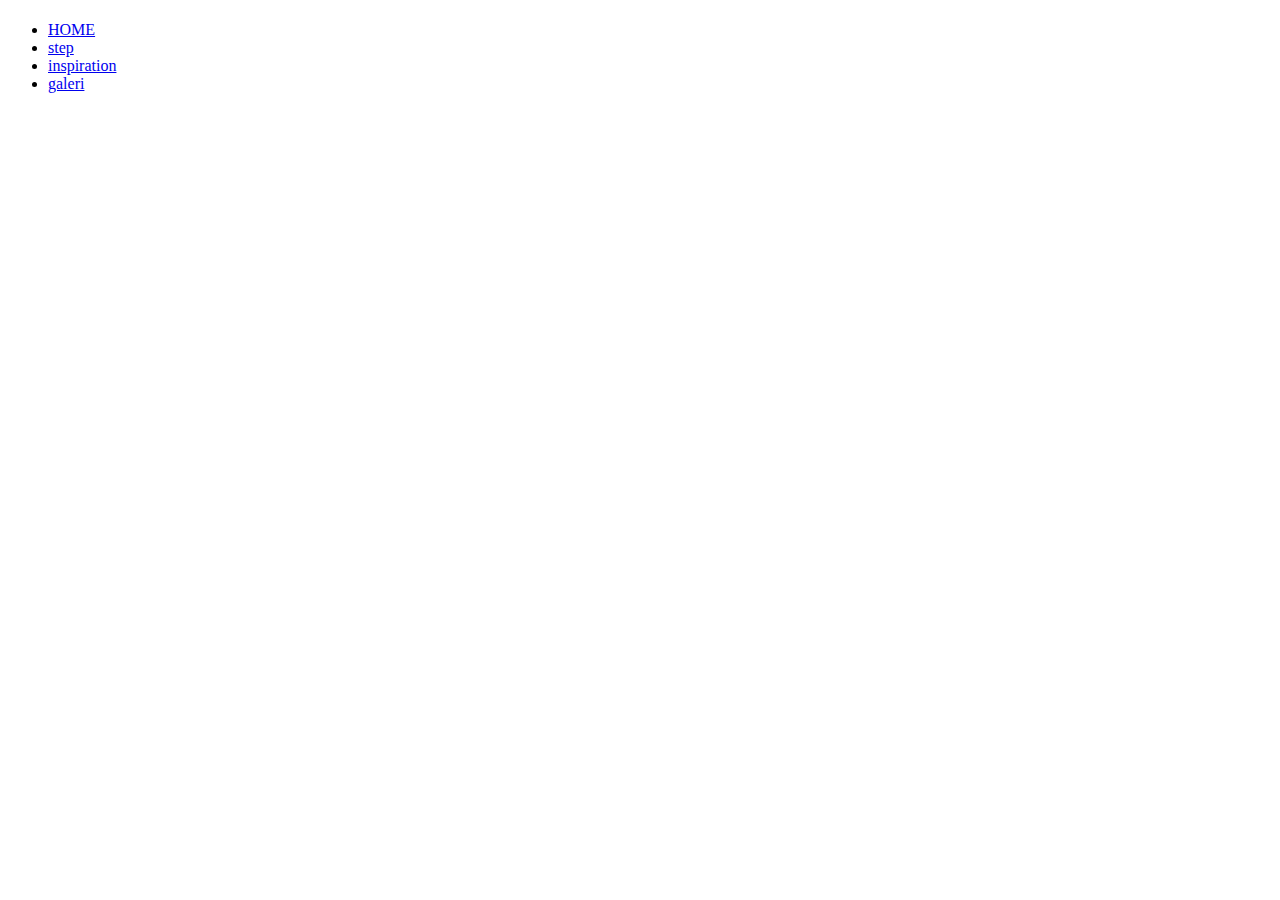
<file: ASSIGNMENT WEBDESIGN/index.html>
<!DOCTYPE html>
<html lang="en">
<head>
	<meta charset="UTF-8">
	<title></title>
</head>
<body>
	<h1></h1>
	<ul>
		<li><a href="HOME.html">HOME</a></li>
		<li><a href="step.html">step</a></li>
		<li><a href="inspiration.html">inspiration</a></li>
		<li><a href="galeri.html">galeri</a></li>
	</ul>
</body>
</html>
</file>
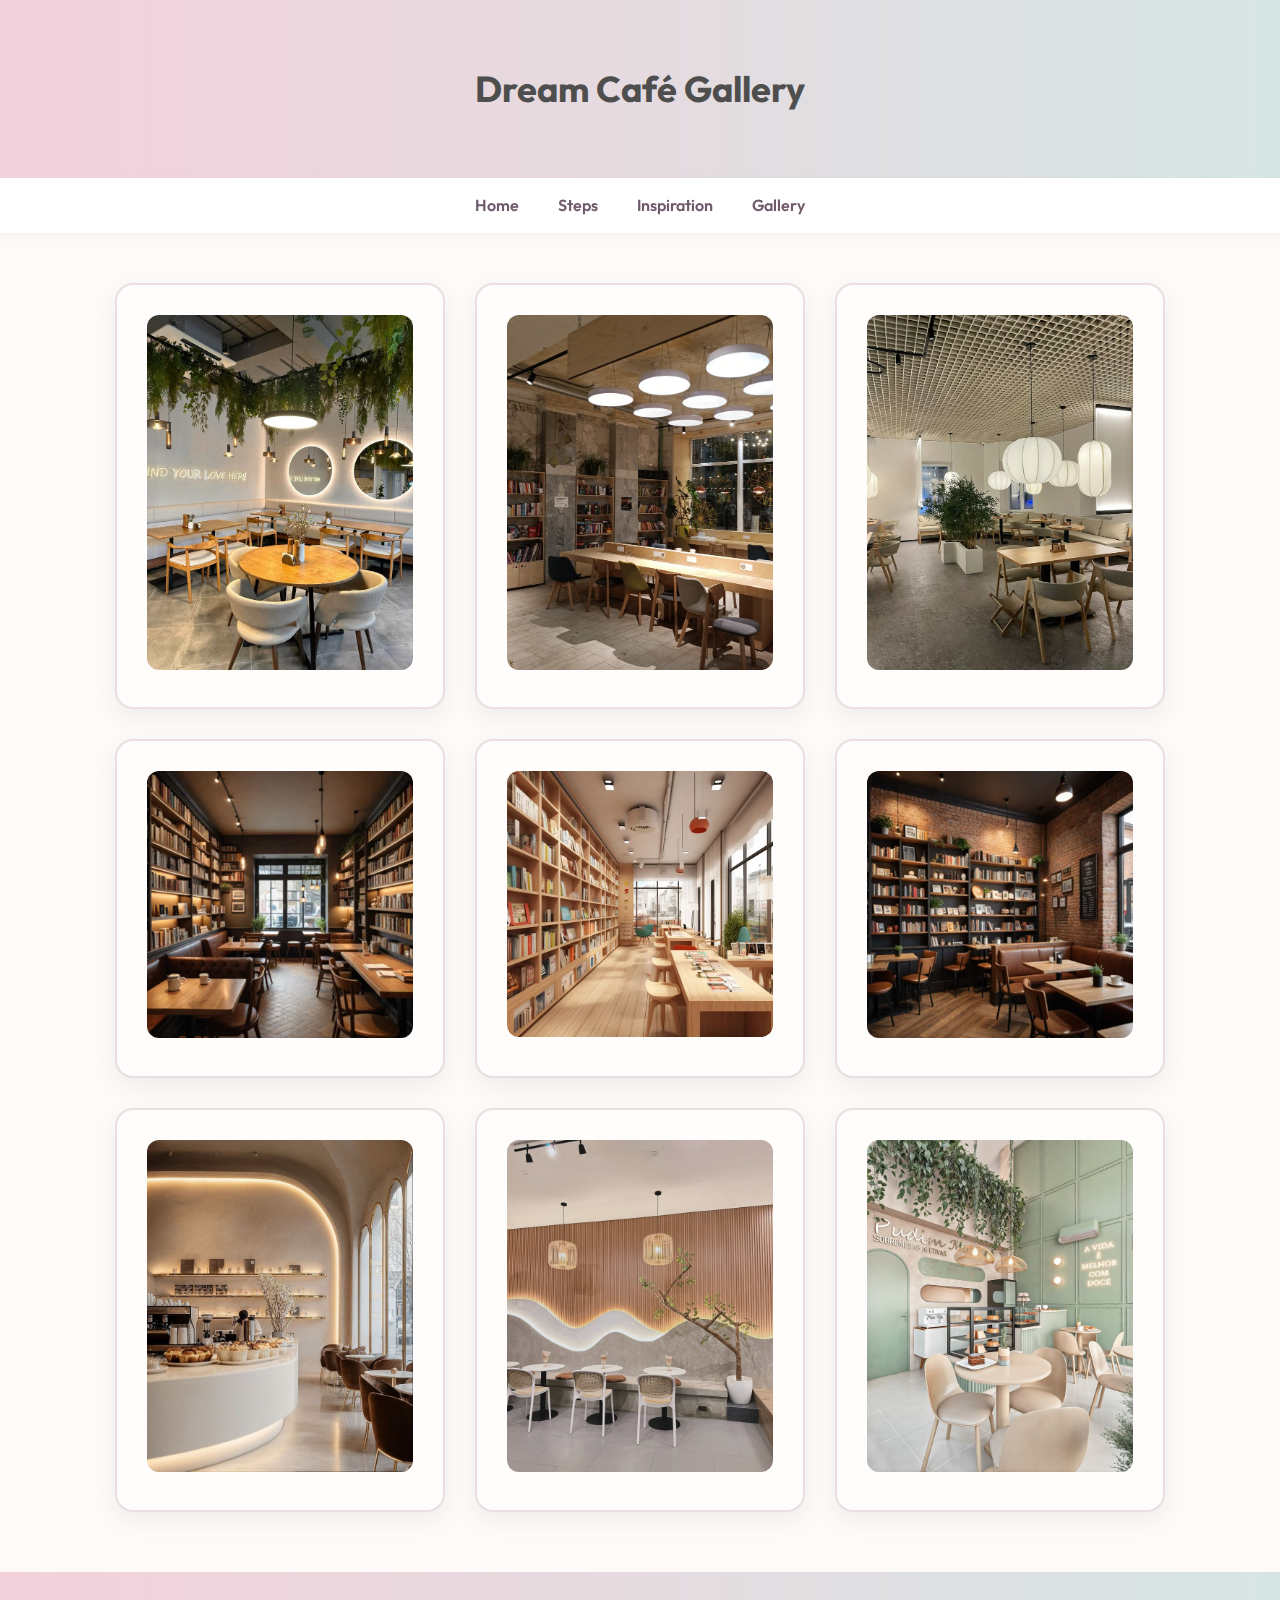
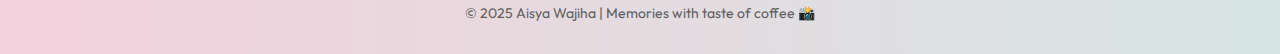
<file: ASSIGNMENT WEBDESIGN/galeri.html>
<!DOCTYPE html>
<html lang="en">
<head>
  <meta charset="UTF-8">
  <title>Gallery | Dream Café</title>
  <link rel="stylesheet" href="cafestyle.css">
</head>
<body>
  <header>
    <h1>Dream Café Gallery</h1>
  </header>

  <nav>
    <a href="HOME.html">Home</a>
    <a href="step.html">Steps</a>
    <a href="inspiration.html">Inspiration</a>
    <a href="galeri.html">Gallery</a>
  </nav>

  <div class="container">
    <div class="home-section">
      <div class="home-card">
        <img src="galeri1.jpg" alt="Gallery image 1" style="width:100%; border-radius:12px;">
      </div>
      <div class="home-card">
        <img src="galeri8.jpg" alt="Gallery image 2" style="width:100%; border-radius:12px;">
      </div>
      <div class="home-card">
        <img src="galeri11.jpg" alt="Gallery image 3" style="width:100%; border-radius:12px;">
      </div>
	  <div class="home-card">
        <img src="galeri15.jpg" alt="Gallery image 4" style="width:100%; border-radius:12px;">
      </div>
	  <div class="home-card">
        <img src="galeri12.jpg" alt="Gallery image 5" style="width:100%; border-radius:12px;">
      </div>
	  <div class="home-card">
        <img src="galeri14.jpg" alt="Gallery image 6" style="width:100%; border-radius:12px;">
      </div>
	  <div class="home-card">
        <img src="galeri6.jpg" alt="Gallery image 7" style="width:100%; border-radius:12px;">
      </div>
	  <div class="home-card">
        <img src="galeri20.jpg" alt="Gallery image 8" style="width:100%; border-radius:12px;">
      </div>
	  <div class="home-card">
        <img src="galeri3.jpg" alt="Gallery image 9" style="width:100%; border-radius:12px;">
      </div>
    </div>
  </div>

  <footer>
    © 2025 Aisya Wajiha | Memories with taste of coffee 📸
  </footer>
</body>
</html>
</file>
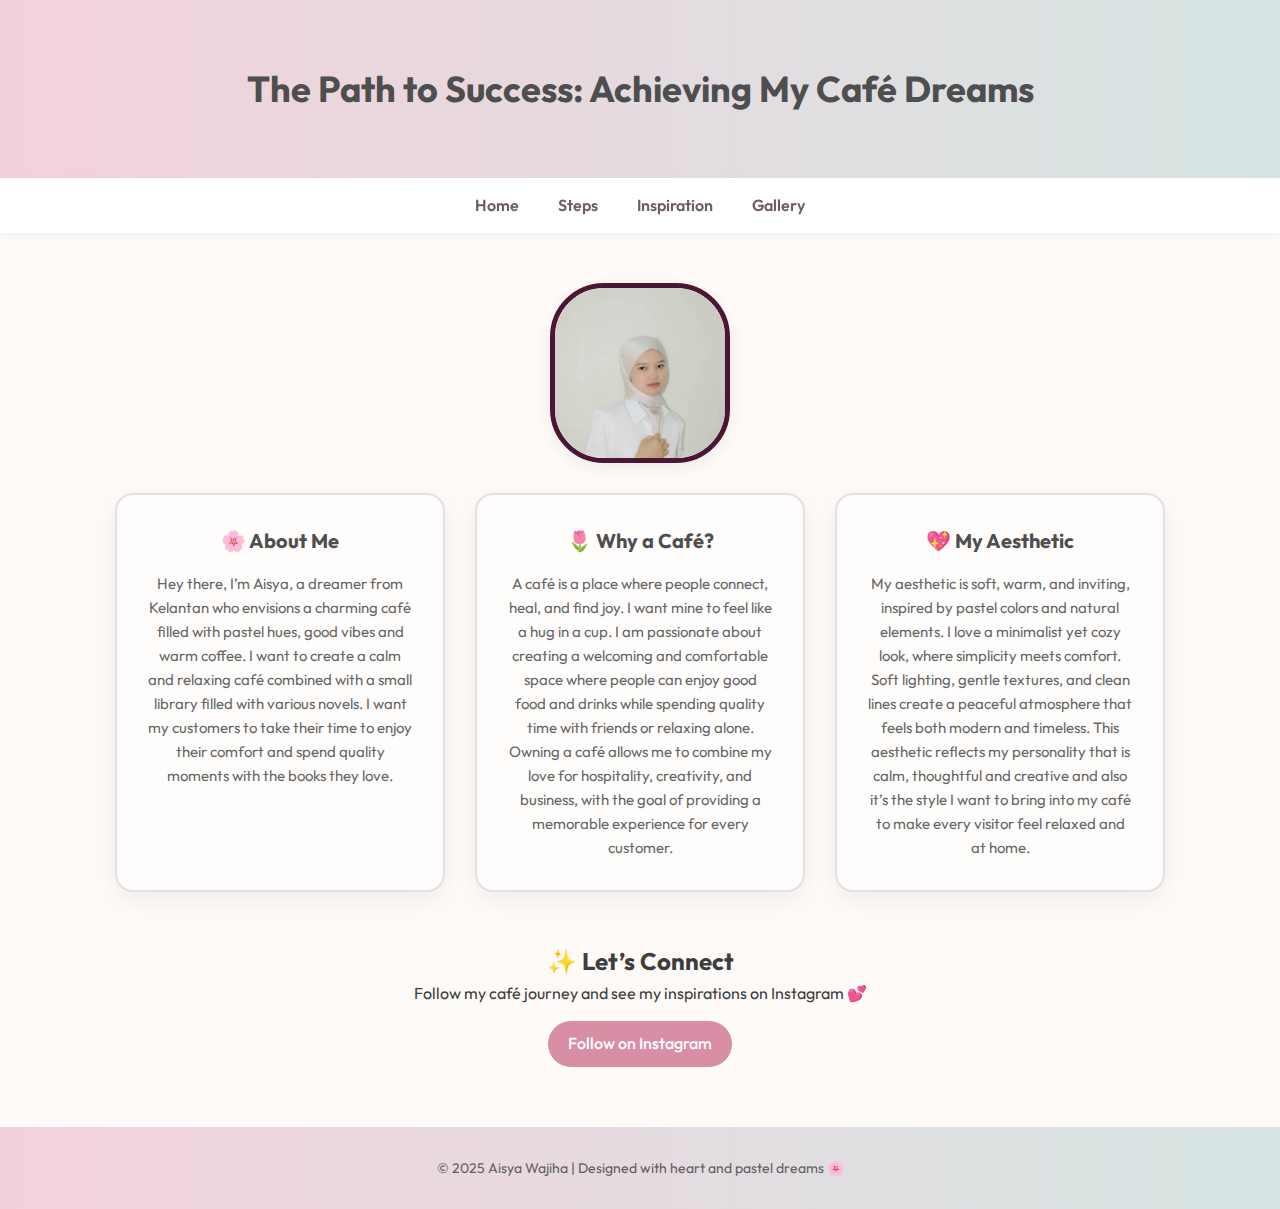
<file: ASSIGNMENT WEBDESIGN/HOME.html>
<!DOCTYPE html>
<html lang="en">
<head>
  <meta charset="UTF-8">
  <title>Home | Dream Café</title>
  <link rel="stylesheet" href="cafestyle.css">
  <link href="https://fonts.googleapis.com/css2?family=Outfit:wght@400;600;700&display=swap" rel="stylesheet">
</head>
<body>
  <header>
    <h1>The Path to Success: Achieving My Café Dreams</h1>
  </header>

  <nav>
    <a href="HOME.html">Home</a>
    <a href="step.html">Steps</a>
    <a href="inspiration.html">Inspiration</a>
    <a href="galeri.html">Gallery</a>
  </nav>

  <div class="container">
    <img src="css.jpeg" alt="Aisya Wajiha" class="profile">

    <div class="home-section">
      <div class="home-card">
        <h3>🌸 About Me</h3>
        <p>Hey there, I’m Aisya, a dreamer from Kelantan who envisions a charming café filled with pastel hues, good vibes and warm coffee. I want to create a calm and relaxing café combined with a small library filled with various novels. I want my customers to take their time to enjoy their comfort and spend quality moments with the books they love.
</p>
      </div>

      <div class="home-card">
        <h3>🌷 Why a Café?</h3>
        <p>A café is a place where people connect, heal, and find joy. I want mine to feel like a hug in a cup. I am passionate about creating a welcoming and comfortable space where people can enjoy good food and drinks while spending quality time with friends or relaxing alone. Owning a café allows me to combine my love for hospitality, creativity, and business, with the goal of providing a memorable experience for every customer.</☕</p>
      </div>

      <div class="home-card">
        <h3>💖 My Aesthetic</h3>
        <p>My aesthetic is soft, warm, and inviting, inspired by pastel colors and natural elements. I love a minimalist yet cozy look, where simplicity meets comfort. Soft lighting, gentle textures, and clean lines create a peaceful atmosphere that feels both modern and timeless. This aesthetic reflects my personality that is calm, thoughtful and creative and also it’s the style I want to bring into my café to make every visitor feel relaxed and at home.</p>
      </div>
    </div>
  </div>

  <section class="connect-section">
    <h2>✨ Let’s Connect</h2>
    <p>Follow my café journey and see my inspirations on Instagram 💕</p>
	<div class="connect-section">
  <a href="https://www.instagram.com/wjhaisya/" target="_blank" class="btn">Follow on Instagram</a>
</div>
  </section>

  <footer>
    © 2025 Aisya Wajiha | Designed with heart and pastel dreams 🌸
  </footer>
</body>
</html>
</file>
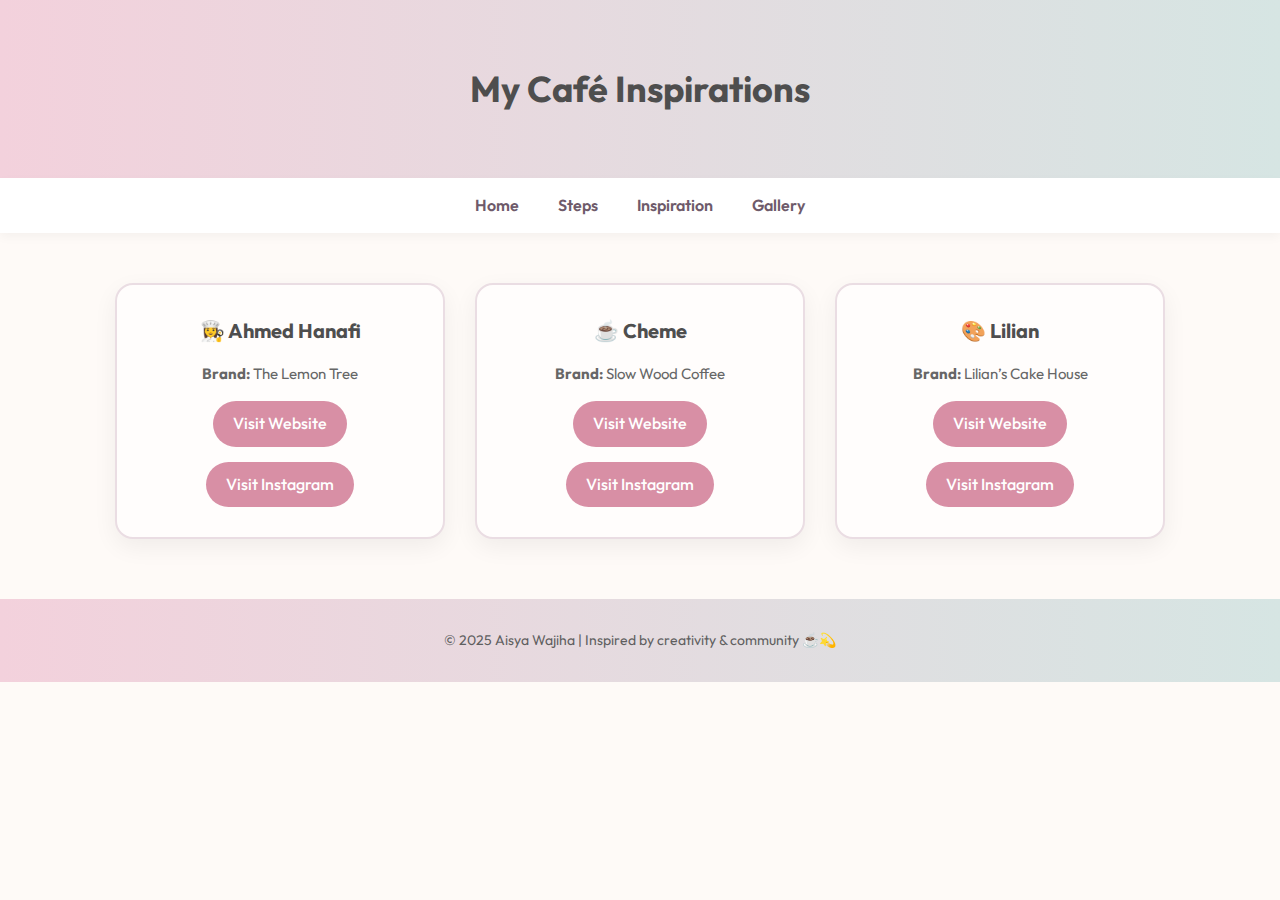
<file: ASSIGNMENT WEBDESIGN/inspiration.html>
<!DOCTYPE html>
<html lang="en">
<head>
  <meta charset="UTF-8">
  <title>Inspiration | Dream Café</title>
  <link rel="stylesheet" href="cafestyle.css">
</head>
<body>
  <header>
    <h1>My Café Inspirations</h1>
  </header>

  <nav>
    <a href="HOME.html">Home</a>
    <a href="step.html">Steps</a>
    <a href="inspiration.html">Inspiration</a>
    <a href="galeri.html">Gallery</a>
  </nav>

  <div class="container">
    <div class="home-section">
      <div class="home-card">
        <h3>👩‍🍳 Ahmed Hanafi</h3>
        <p><strong>Brand:</strong> The Lemon Tree</p>
        <a href="https://orderthelemontree.oddle.me/en_MY/" target="_blank" class="btn">Visit Website</a>
		<a href="https://www.instagram.com/thelemontree.my/?hl=en" target="_blank" class="btn">Visit Instagram</a>
      </div>

      <div class="home-card">
        <h3>☕ Cheme</h3>
        <p><strong>Brand:</strong> Slow Wood Coffee</p>
        <a href="https://reservation.umai.io/en/widget/fly-me-to-kl" target="_blank" class="btn">Visit Website</a>
		<a href="https://www.instagram.com/slowwood.coffee/" target="_blank" class="btn">Visit Instagram</a>
      </div>

      <div class="home-card">
        <h3>🎨 Lilian</h3>
        <p><strong>Brand:</strong> Lilian’s Cake House</p>
        <a href="https://www.lilianscakehouse.com/" target="_blank" class="btn">Visit Website</a>
		<a href="https://www.instagram.com/lilianscakehouse/" target="_blank" class="btn">Visit Instagram</a>

      </div>
    </div>
  </div>

  <footer>
    © 2025 Aisya Wajiha | Inspired by creativity & community ☕💫
  </footer>
</body>
</html>
</file>
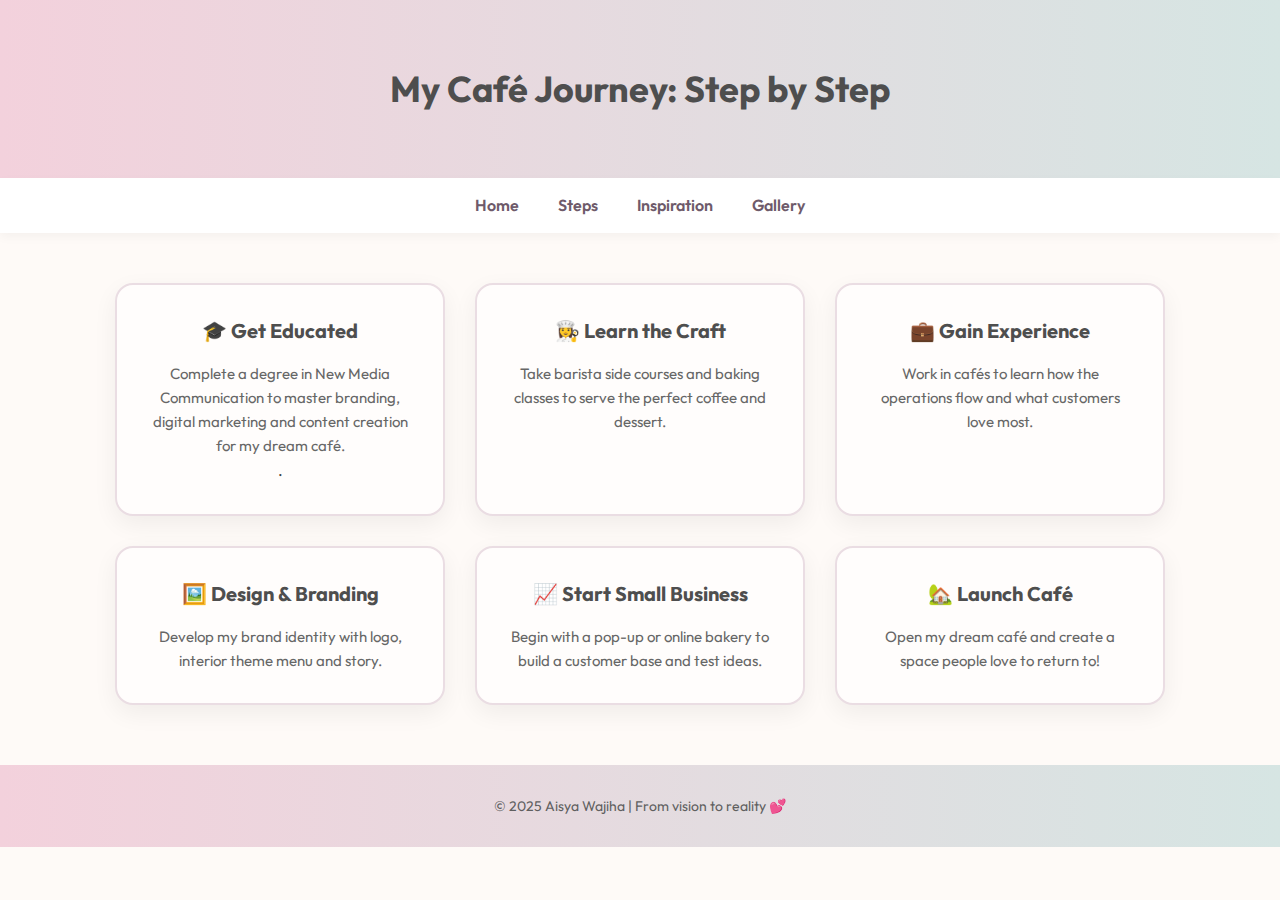
<file: ASSIGNMENT WEBDESIGN/step.html>
<!DOCTYPE html>
<html lang="en">
<head>
  <meta charset="UTF-8">
  <title>Steps | Dream Café</title>
  <link rel="stylesheet" href="cafestyle.css">
</head>
<body>
  <header>
    <h1>My Café Journey: Step by Step</h1>
  </header>

  <nav>
    <a href="HOME.html">Home</a>
    <a href="step.html">Steps</a>
    <a href="inspiration.html">Inspiration</a>
    <a href="galeri.html">Gallery</a>
  </nav>

  <div class="container">
    <div class="home-section">
      <div class="home-card">
        <h3>🎓 Get Educated</h3>
        <p>Complete a degree in New Media Communication to master branding, digital marketing and content creation for my dream café.</p>
.</p>
      </div>

      <div class="home-card">
        <h3>👩‍🍳 Learn the Craft</h3>
        <p>Take barista side courses and baking classes to serve the perfect coffee and dessert.</p>
      </div>

      <div class="home-card">
        <h3>💼 Gain Experience</h3>
        <p>Work in cafés to learn how the operations flow and what customers love most.</p>
      </div>

      <div class="home-card">
        <h3>🖼️ Design & Branding</h3>
        <p>Develop my brand identity with logo, interior theme menu and story.</p>
      </div>

      <div class="home-card">
        <h3>📈 Start Small Business</h3>
        <p>Begin with a pop-up or online bakery to build a customer base and test ideas.</p>
      </div>

      <div class="home-card">
        <h3>🏡 Launch Café</h3>
        <p>Open my dream café and create a space people love to return to!</p>
      </div>
    </div>
  </div>

  <footer>
    © 2025 Aisya Wajiha | From vision to reality 💕
  </footer>
</body>
</html>
</file>
<file: ASSIGNMENT WEBDESIGN/cafestyle.css>
@import url('https://fonts.googleapis.com/css2?family=Outfit:wght@400;600;700&display=swap');

* {
  box-sizing: border-box;
  margin: 0;
  padding: 0;
}

body {
  font-family: 'Outfit', sans-serif;
  background-color: #fefaf7;
  color: #3d3d3d;
  line-height: 1.6;
}


header {
  background: linear-gradient(to right, #f3d1dc, #d6e5e3);
  padding: 60px 30px;
  text-align: center;
  box-shadow: 0 4px 15px rgba(0,0,0,0.05);
}

header h1 {
  font-size: 36px;
  color: #4e4e4e;
}


nav {
  background-color: #ffffff;
  padding: 15px;
  text-align: center;
  box-shadow: 0 4px 10px rgba(0,0,0,0.04);
  position: sticky;
  top: 0;
  z-index: 100;
}

nav a {
  margin: 0 18px;
  text-decoration: none;
  font-weight: 600;
  color: #6e5a6a;
  transition: 0.3s ease;
}

nav a:hover {
  color: #d88fa5;
}


.container {
  max-width: 1100px;
  margin: 50px auto;
  padding: 0 25px;
}


img.profile {
  width: 180px;
  height: 180px;
  border-radius: 30%;
  object-fit: cover;
  border: 5px solid #4B1535;
  box-shadow: 0 4px 15px rgba(0,0,0,0.07);
  display: block;
  margin: 0 auto 30px;
}

.home-section {
  display: grid;
  grid-template-columns: repeat(auto-fit, minmax(280px, 1fr));
  gap: 30px;
  margin-top: 20px;
}

.home-card {
  background-color: #fffdfc;
  border: 2px solid #eadde3;
  border-radius: 18px;
  padding: 30px;
  box-shadow: 0 8px 25px rgba(0,0,0,0.06);
  transition: 0.3s ease;
  text-align: center;
}

.home-card:hover {
  transform: translateY(-6px);
}

.home-card h3 {
  color: #4e4e4e;
  margin-bottom: 15px;
  font-size: 20px;
}

.home-card p {
  font-size: 15px;
  color: #666;
  margin: 0;
}


.btn {
  display: inline-block;
  background-color: #d88fa5;
  color: white;
  padding: 10px 20px;
  margin-top: 15px;
  border-radius: 30px;
  text-decoration: none;
  font-weight: 500;
  transition: background 0.3s ease;
}

.btn:hover {
  background-color: #b76b88;
}


table {
  width: 60%;
  border-collapse: collapse;
  margin-top: 30px;
  box-shadow: 0 5px 15px rgba(0,0,0,0.03);
}

th, td {
  padding: 15px;
  border: 1px solid #f0e2ea;
  text-align: center;
}

th {
  background-color: #eadde3;
  color: #4e4e4e;
}


footer {
  margin-top: 60px;
  padding: 30px;
  background: linear-gradient(to right, #f3d1dc, #d6e5e3);
  text-align: center;
  color: #5f5f5f;
  font-size: 14px;
}


@keyframes fadeInUp {
  from {
    opacity: 0;
    transform: translateY(30px);
  }
  to {
    opacity: 1;
    transform: translateY(0);
  }
}

.animated {
  animation: fadeInUp 0.8s ease forwards;
  opacity: 0;
}
.connect-section {
  text-align: center;
}
</file>
